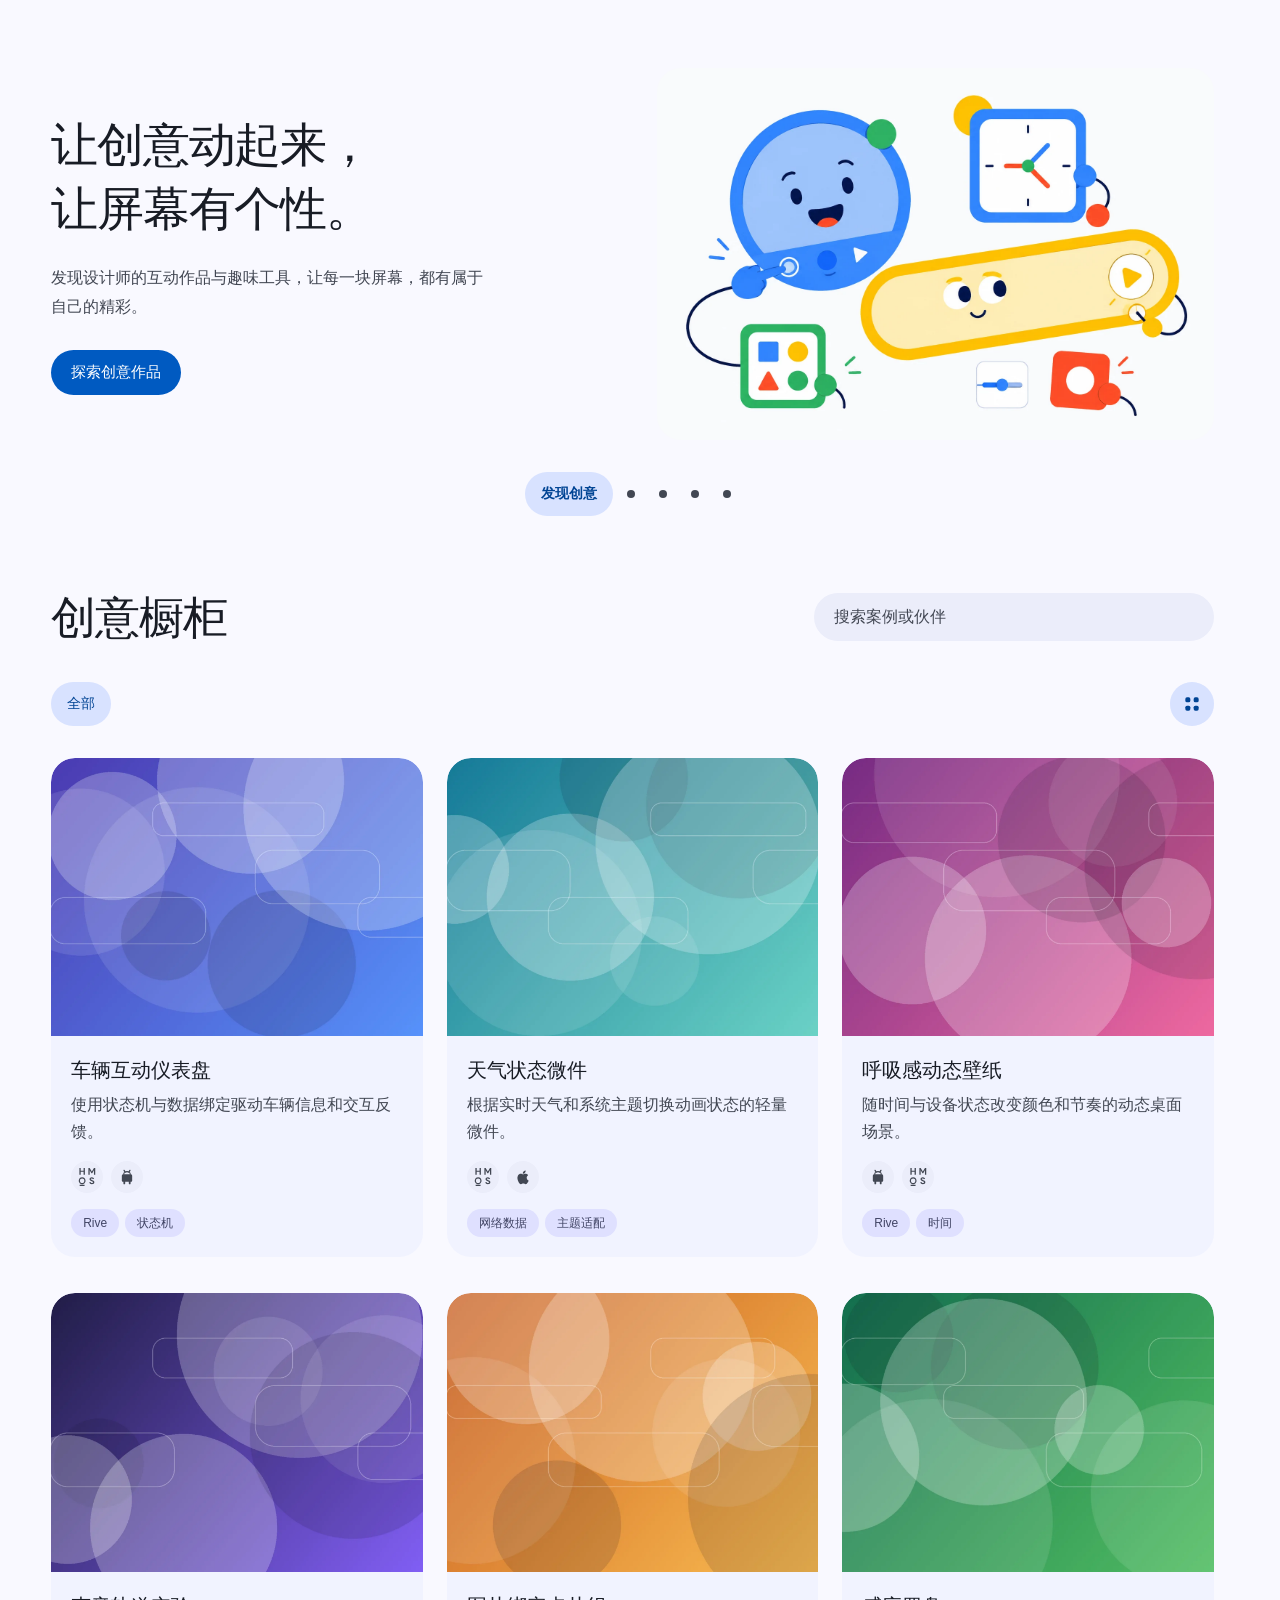
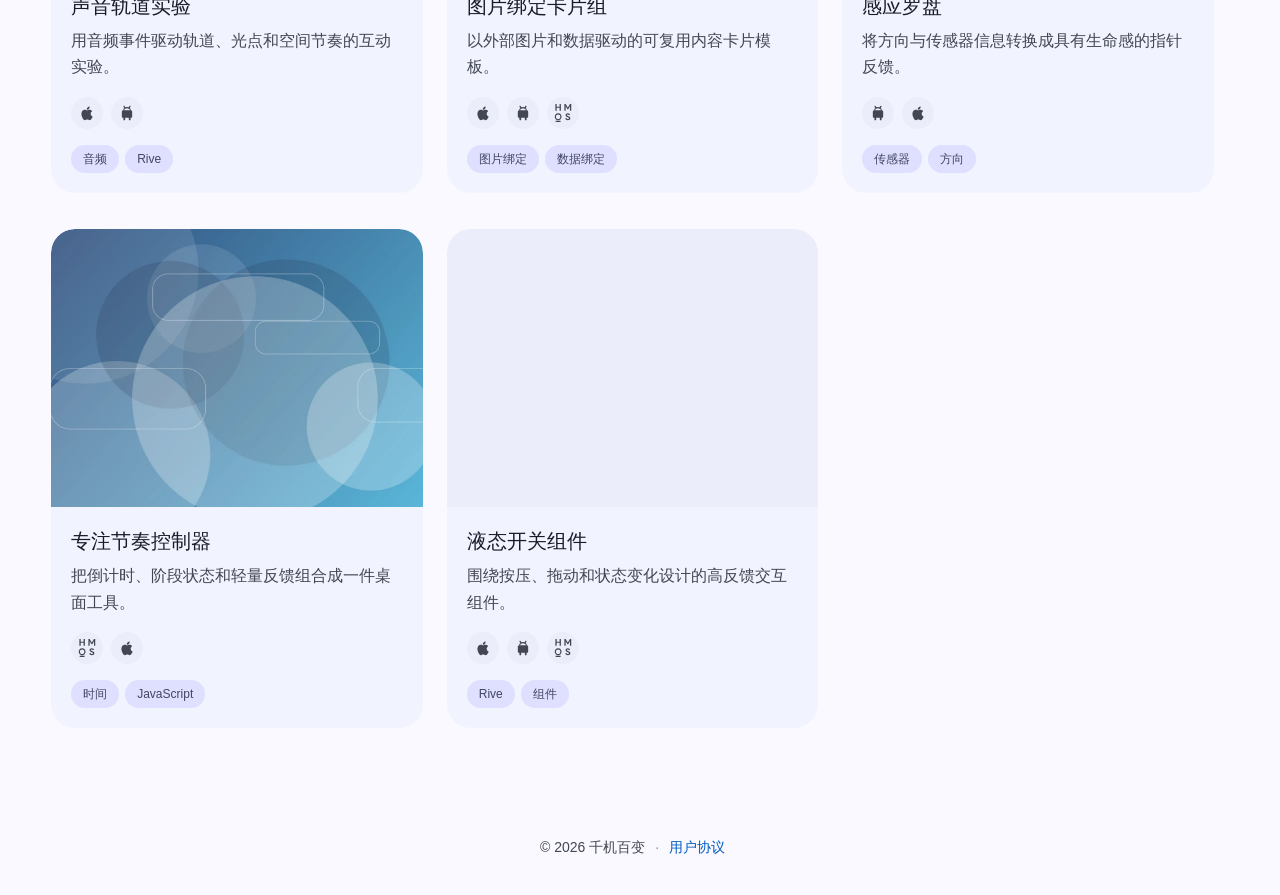
<file: index.html>
<!doctype html>
<html lang="zh-CN">
<head>
  <meta charset="utf-8">
  <meta name="viewport" content="width=device-width, initial-scale=1, viewport-fit=cover">
  <meta name="theme-color" content="#faf9fd">
  <meta name="description" content="发现互动设计、异形屏幕定制、创作入门与趣味工具，让创意动起来，让屏幕有个性。">
  <meta property="og:type" content="website">
  <meta property="og:title" content="千机百变 · 官方与伙伴们的创意橱柜">
  <meta property="og:description" content="发现互动作品，交流屏幕定制，学习创作，让设计走进日常。">
  <meta property="og:image" content="https://qu-bl.github.io/one-fuzhu/assets/og-v2.png">
  <meta property="og:url" content="https://qu-bl.github.io/one-fuzhu/">
  <meta name="twitter:card" content="summary_large_image">
  <meta name="twitter:title" content="千机百变 · 官方与伙伴们的创意橱柜">
  <meta name="twitter:description" content="发现互动作品，交流屏幕定制，学习创作，让设计走进日常。">
  <meta name="twitter:image" content="https://qu-bl.github.io/one-fuzhu/assets/og-v2.png">
  <link rel="icon" href="./assets/favicon.svg?v=57" type="image/svg+xml">
  <title>千机百变 · 官方与伙伴们的创意橱柜</title>
  <link rel="stylesheet" href="./styles.css?v=57">
  <script src="./theme.js?v=57"></script>
  <script src="./media.js?v=57" defer></script>
  <script src="./app.js?v=57" defer></script>
</head>
<body>
  <a class="skip-link" href="#showcase">跳到创意橱柜</a>

  <main class="app-page">
    <h1 class="sr-only">千机百变 · 让创意动起来，让屏幕有个性</h1>
    <section class="activity-section" aria-label="探索千机百变">
      <div class="activity-carousel" id="activity-carousel" aria-roledescription="轮播">
        <div class="activity-track" id="activity-track"></div>
        <div class="banner-navigation"><div class="activity-dots" id="activity-dots" aria-label="选择主题"></div></div>
        <p class="sr-only" id="activity-status" aria-live="polite"></p>
      </div>
    </section>

    <section class="showcase-section" id="showcase" aria-labelledby="showcase-title">
      <div class="showcase-header">
        <h2 id="showcase-title">创意橱柜</h2>
        <div class="search-wrap">
          <label class="sr-only" for="case-search">搜索创意案例</label>
          <input id="case-search" type="search" placeholder="搜索案例或伙伴" autocomplete="off">
        </div>
      </div>

      <div class="showcase-toolbar" aria-label="创意案例筛选">
        <div class="category-tabs" id="category-tabs" role="group" aria-label="案例分类"></div>
        <div class="platform-picker" id="platform-picker" data-expanded="false">
          <div class="platform-buttons" id="platform-buttons" role="group" aria-label="按运行平台筛选"></div>
        </div>
      </div>

      <div class="case-grid" id="case-grid" role="list"></div>
      <div class="empty-state" id="empty-state" hidden>
        <strong>没有找到匹配案例</strong>
        <p>换一个关键词或分类试试。</p>
      </div>
    </section>

  </main>

  <footer class="site-footer">
    <span>© 2026 千机百变</span>
    <span class="site-footer-sep" aria-hidden="true">·</span>
    <a href="./terms.html">用户协议</a>
  </footer>

  <template id="activity-template">
    <article class="activity-slide">
      <img class="activity-cover" alt="">

      <div class="activity-content">
        <h2></h2>
        <p></p>
        <button class="banner-action" type="button"><span></span></button>
      </div>
    </article>
  </template>

  <template id="case-template">
    <article class="case-card" role="listitem">
      <div class="case-card-trigger" role="button" tabindex="0">
        <span class="case-media"><img loading="lazy" decoding="async" alt=""></span>
        <div class="case-body">
          <div class="case-copy">
            <h3 class="case-title"></h3>
            <p class="case-summary"></p>
          </div>
          <div class="case-platforms" aria-label="支持系统"></div>
          <div class="case-tags" aria-label="关键词"></div>
          <section class="case-details" aria-label="作品详情" hidden>
            <h4 class="case-section-label">详情</h4>
            <p class="case-details-text"></p>
          </section>
          <div class="access-items card-access" aria-label="三方链接与联系方式"></div>
        </div>
      </div>
    </article>
  </template>

  <dialog class="access-dialog" id="access-dialog" aria-labelledby="access-title">
    <div class="access-sheet">
      <header class="access-header">
        <div>
          <h2 id="access-title"></h2>
        </div>
        <button class="dialog-close" type="button" aria-label="关闭">×</button>
      </header>
      <div class="access-media" id="access-media" aria-label="作品预览" hidden></div>
      <p class="access-summary" id="access-summary"></p>
      <div class="access-items" id="access-items" aria-label="平台链接与联系方式"></div>
    </div>
  </dialog>
  <p class="copy-toast" id="copy-toast" role="status" aria-live="polite"></p>
</body>
</html>
</file>
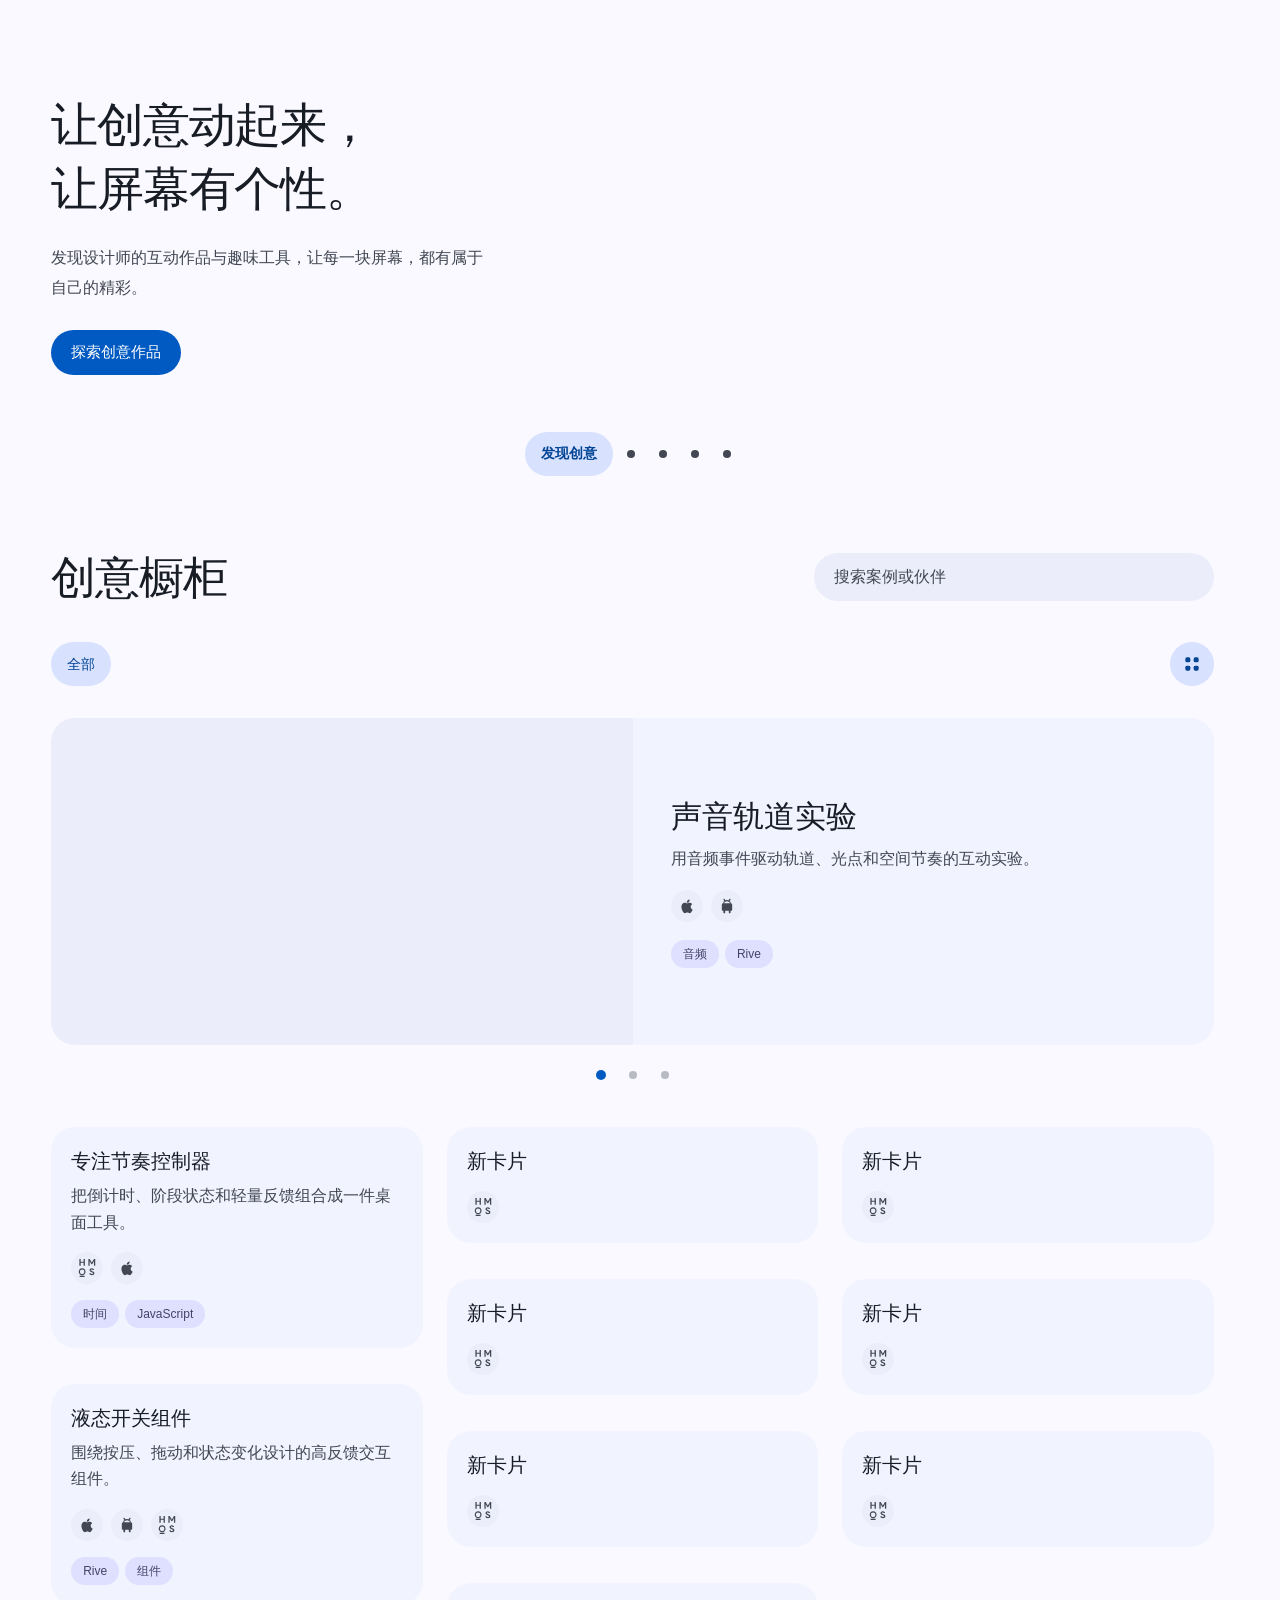
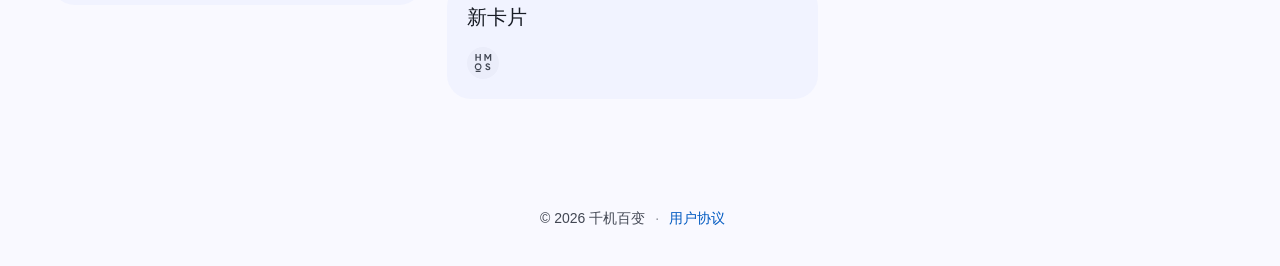
<file: site/index.html>
<!doctype html>
<html lang="zh-CN">
<head>
  <meta charset="utf-8">
  <meta name="viewport" content="width=device-width, initial-scale=1, viewport-fit=cover">
  <meta name="theme-color" content="#faf9fd">
  <meta name="description" content="发现互动设计、异形屏幕定制、创作入门与趣味工具，让创意动起来，让屏幕有个性。">
  <meta property="og:type" content="website">
  <meta property="og:title" content="千机百变 · 官方与伙伴们的创意橱柜">
  <meta property="og:description" content="发现互动作品，交流屏幕定制，学习创作，让设计走进日常。">
  <meta property="og:url" content="https://qu-bl.github.io/one-fuzhu/site/">
  <meta name="twitter:title" content="千机百变 · 官方与伙伴们的创意橱柜">
  <meta name="twitter:description" content="发现互动作品，交流屏幕定制，学习创作，让设计走进日常。">
  <link rel="icon" href="./assets/favicon.svg?v=57" type="image/svg+xml">
  <title>千机百变 · 官方与伙伴们的创意橱柜</title>
  <link rel="stylesheet" href="./styles.css?v=58">
  <script src="./theme.js?v=58"></script>
  <script src="./media.js?v=58" defer></script>
  <script src="./app.js?v=58" defer></script>
</head>
<body>
  <a class="skip-link" href="#showcase">跳到创意橱柜</a>

  <main class="app-page">
    <h1 class="sr-only">千机百变 · 让创意动起来，让屏幕有个性</h1>
    <section class="activity-section" aria-label="探索千机百变">
      <div class="activity-carousel" id="activity-carousel" aria-roledescription="轮播">
        <div class="activity-track" id="activity-track"></div>
        <div class="banner-navigation"><div class="activity-dots" id="activity-dots" aria-label="选择主题"></div></div>
        <p class="sr-only" id="activity-status" aria-live="polite"></p>
      </div>
    </section>

    <section class="showcase-section" id="showcase" aria-labelledby="showcase-title">
      <div class="showcase-header">
        <h2 id="showcase-title">创意橱柜</h2>
        <div class="search-wrap">
          <label class="sr-only" for="case-search">搜索创意案例</label>
          <input id="case-search" type="search" placeholder="搜索案例或伙伴" autocomplete="off">
        </div>
      </div>

      <div class="showcase-toolbar" aria-label="创意案例筛选">
        <div class="category-tabs" id="category-tabs" role="group" aria-label="案例分类"></div>
        <div class="platform-picker" id="platform-picker" data-expanded="false">
          <div class="platform-buttons" id="platform-buttons" role="group" aria-label="按运行平台筛选"></div>
        </div>
      </div>

      <div class="case-grid" id="case-grid" role="list"></div>
      <div class="empty-state" id="empty-state" hidden>
        <strong>没有找到匹配案例</strong>
        <p>换一个关键词或分类试试。</p>
      </div>
    </section>

  </main>

  <footer class="site-footer">
    <span>© 2026 千机百变</span>
    <span class="site-footer-sep" aria-hidden="true">·</span>
    <a href="./terms.html">用户协议</a>
  </footer>

  <template id="activity-template">
    <article class="activity-slide">
      <img class="activity-cover" alt="">

      <div class="activity-content">
        <h2></h2>
        <p></p>
        <button class="banner-action" type="button"><span></span></button>
      </div>
    </article>
  </template>

  <template id="case-template">
    <article class="case-card" role="listitem">
      <div class="case-card-trigger" role="button" tabindex="0">
        <span class="case-media"><img loading="lazy" decoding="async" alt=""></span>
        <div class="case-body">
          <div class="case-copy">
            <h3 class="case-title"></h3>
            <p class="case-summary"></p>
          </div>
          <div class="case-platforms" aria-label="支持系统"></div>
          <div class="case-tags" aria-label="关键词"></div>
          <section class="case-details" aria-label="作品详情" hidden>
            <h4 class="case-section-label">详情</h4>
            <p class="case-details-text"></p>
          </section>
          <div class="access-items card-access" aria-label="三方链接与联系方式"></div>
        </div>
      </div>
    </article>
  </template>

  <dialog class="access-dialog" id="access-dialog" aria-labelledby="access-title">
    <div class="access-sheet">
      <header class="access-header">
        <div>
          <h2 id="access-title"></h2>
        </div>
        <button class="dialog-close" type="button" aria-label="关闭">×</button>
      </header>
      <div class="access-media" id="access-media" aria-label="作品预览" hidden></div>
      <p class="access-summary" id="access-summary"></p>
      <div class="access-items" id="access-items" aria-label="平台链接与联系方式"></div>
    </div>
  </dialog>
  <p class="copy-toast" id="copy-toast" role="status" aria-live="polite"></p>
</body>
</html>
</file>
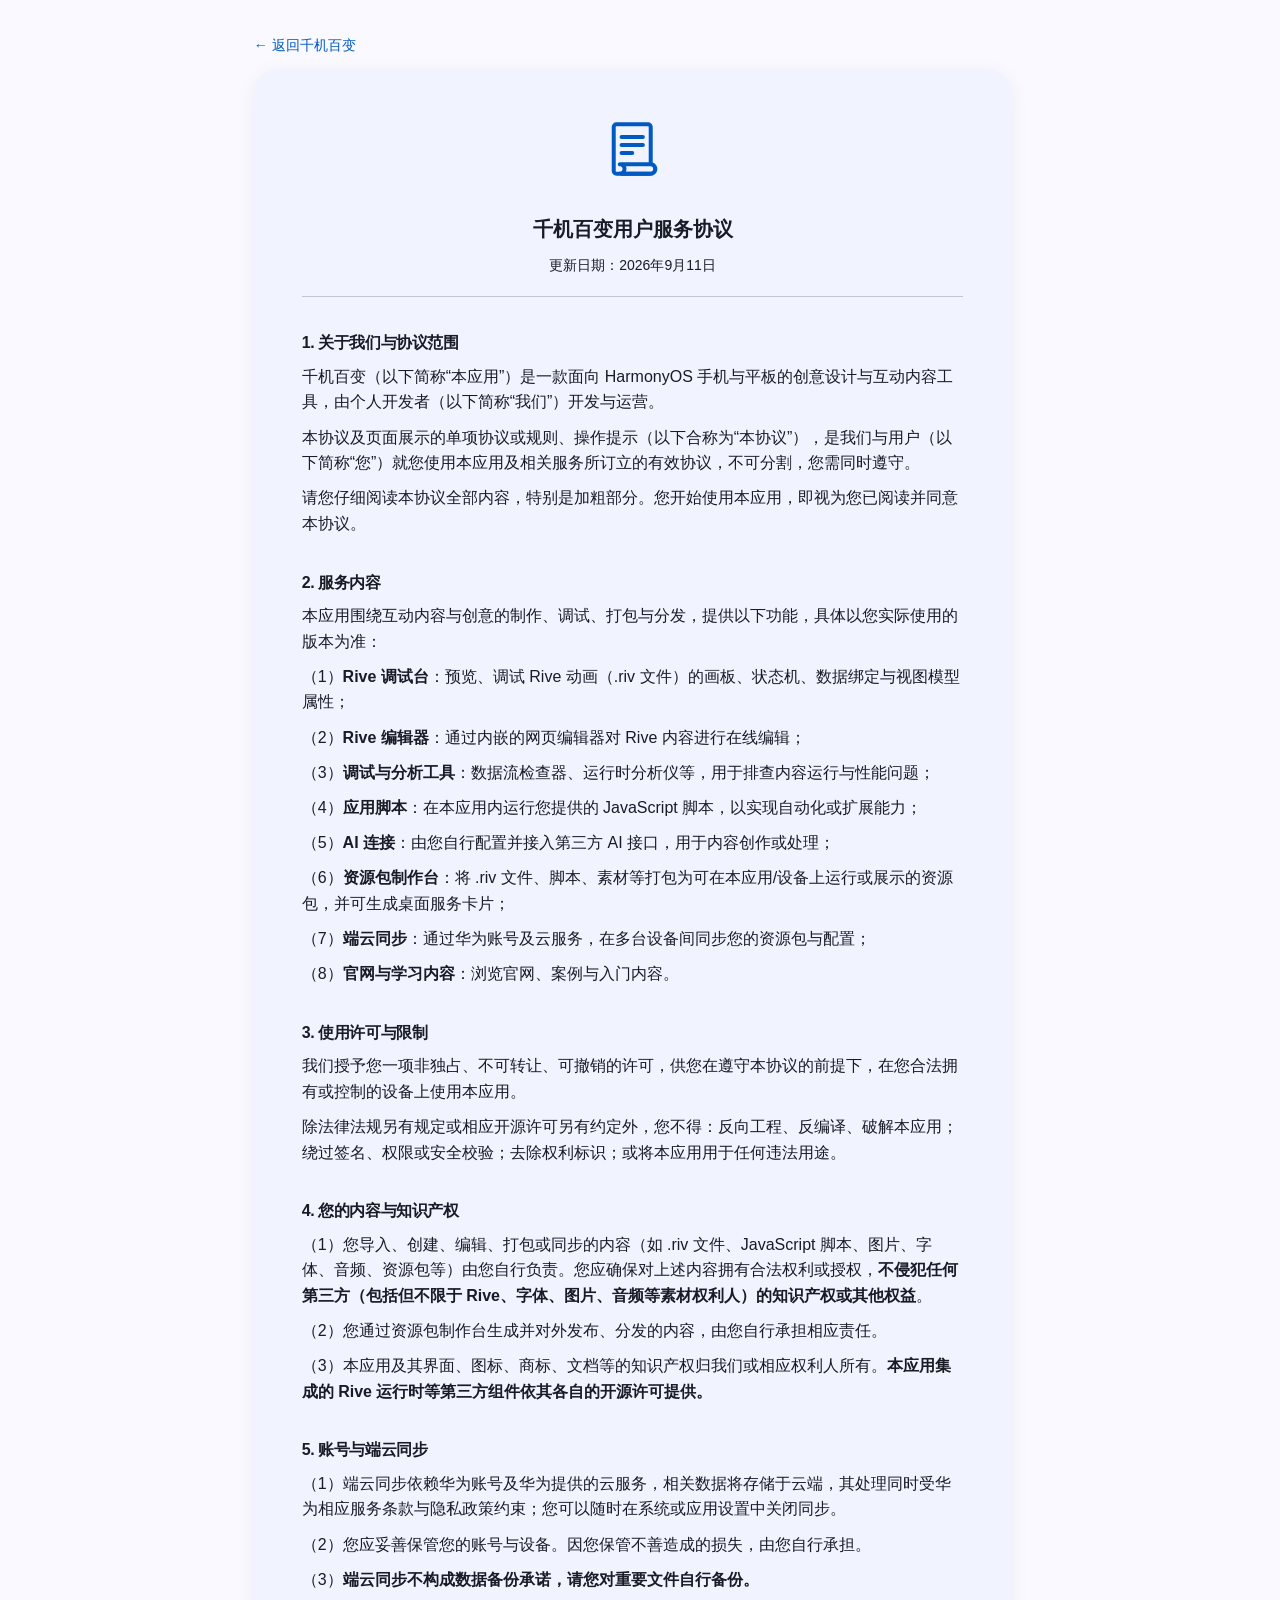
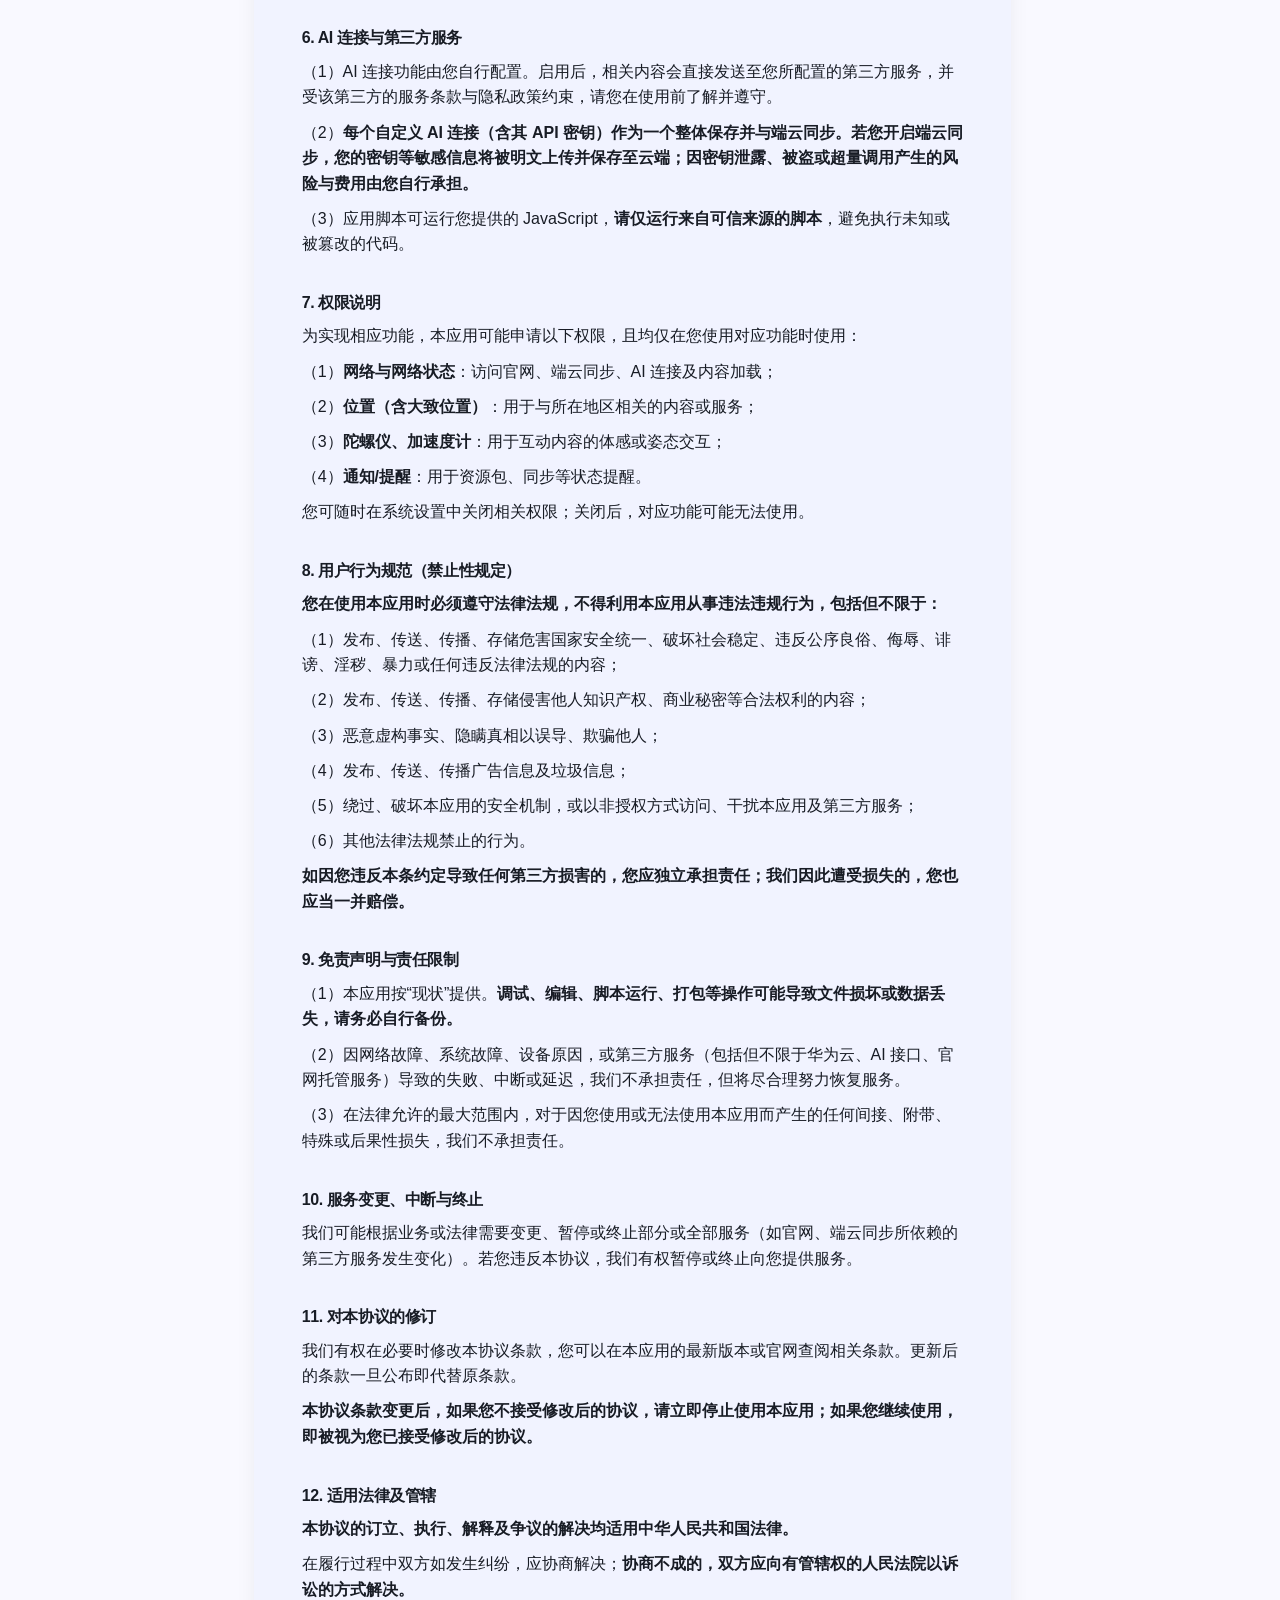
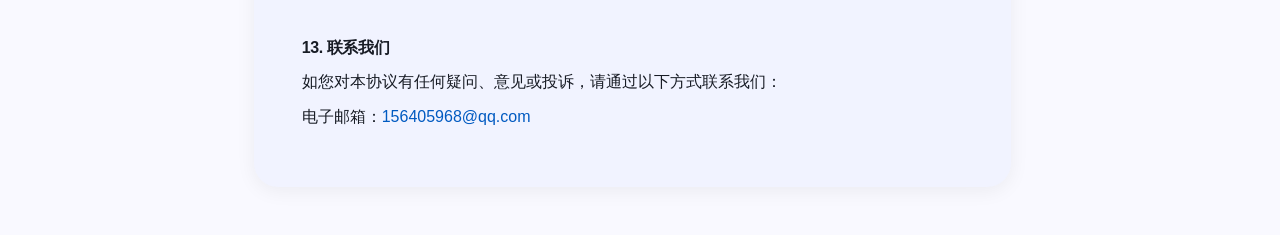
<file: terms.html>
<!DOCTYPE html>
<html lang="zh-CN">
  <head>
    <meta charset="UTF-8" />
    <meta name="viewport" content="initial-scale=1.0,width=device-width,viewport-fit=cover" />
    <meta name="theme-color" content="#faf9fd" />
    <title>千机百变用户服务协议</title>
    <link rel="icon" href="./assets/favicon.svg" type="image/svg+xml" />
    <link rel="stylesheet" href="./styles.css?v=57" />
    <script src="./theme.js?v=57"></script>
    <style type="text/css">
      .doc-page {
        max-width: 860px;
        margin: 0 auto;
        padding: calc(32px + max(env(safe-area-inset-top, 0px), var(--app-safe-area-top)))
          var(--page-pad)
          max(48px, env(safe-area-inset-bottom));
      }
      .doc-back {
        display: inline-block;
        margin-bottom: 12px;
        font-size: 14px;
        color: var(--accent);
        text-decoration: none;
      }
      .doc-card {
        background: var(--md-sys-color-surface-container-low);
        border-radius: 24px;
        padding: clamp(24px, 4vw, 48px);
        box-shadow: 0 4px 20px rgba(0, 0, 0, 0.06);
      }
      .doc-icon { text-align: center; font-size: 0; color: var(--accent); }
      .doc-icon svg { width: 4rem; height: 4rem; }
      .doc-card h1 {
        margin: 2rem 0 0.5rem;
        text-align: center;
        font-size: 20px;
        font-weight: 600;
        color: var(--text);
      }
      .doc-meta {
        margin: 0 0 1.5rem;
        padding-bottom: 20px;
        text-align: center;
        border-bottom: 1px solid var(--md-sys-color-outline-variant);
        color: var(--muted);
        font-size: 14px;
      }
      .doc-card h2 {
        margin: 0 0 0.6rem;
        font-size: 16px;
        font-weight: 600;
        color: var(--text);
        word-break: break-word;
      }
      .doc-card section { margin-top: 2.25rem; }
      .doc-card p {
        margin: 0 0 0.6rem;
        line-height: 1.6;
        color: var(--text);
        word-break: break-word;
      }
      .doc-card b { font-weight: 600; }
      .doc-card a { color: var(--accent); text-decoration: none; }
      .doc-card a:hover { text-decoration: underline; }
    </style>
  </head>
  <body>
    <main class="doc-page">
      <a class="doc-back" href="./index.html">← 返回千机百变</a>
      <article class="doc-card">
        <div class="doc-icon">
          <svg
            xmlns="http://www.w3.org/2000/svg"
            width="96"
            height="96"
            viewBox="0 0 96 96"
            fill="none"
          >
            <defs>
              <clipPath id="clip40_7009">
                <rect width="96" height="96" fill="white" fill-opacity="0" />
              </clipPath>
            </defs>
            <g clip-path="url(#clip40_7009)">
              <path
                d="M74.58 85L23.08 85C21.97 85 21.03 84.6 20.25 83.82C19.47 83.04 19.08 82.1 19.08 81L19.08 15C19.08 13.89 19.47 12.95 20.25 12.17C21.03 11.39 21.97 11 23.08 11L70.58 11C71.68 11 72.62 11.39 73.4 12.17C74.18 12.95 74.58 13.89 74.58 15L74.58 70.5"
                stroke="currentColor"
                stroke-width="6"
              />
              <path
                d="M74 74L74.25 74C75.35 74 76.29 74.39 77.07 75.17C77.85 75.95 78.25 76.89 78.25 78C78.25 79.1 77.85 80.04 77.07 80.82C76.29 81.6 75.35 82 74.25 82L37.41 82C38.56 79.33 38.56 76.66 37.41 74L74 74ZM74 68L28.43 68C27.62 67.98 26.9 68.24 26.29 68.78C25.68 69.32 25.33 70 25.26 70.81C25.2 71.68 25.47 72.42 26.07 73.05C26.66 73.68 27.39 74 28.26 74L28.68 74C29.85 74.06 30.77 74.56 31.47 75.5C32.46 76.83 32.59 78.24 31.85 79.73C31.11 81.22 29.91 81.98 28.25 82L27.16 82L27.16 84.84C27.17 85.72 27.5 86.47 28.13 87.08C28.76 87.7 29.52 88 30.41 88L74.25 88C74.33 88 74.41 88 74.5 88C75.82 88 77.1 87.74 78.32 87.23C79.55 86.73 80.63 86 81.57 85.07C82.5 84.13 83.23 83.05 83.73 81.82C84.24 80.6 84.5 79.32 84.5 78C84.5 76.67 84.24 75.39 83.73 74.17C83.23 72.94 82.5 71.86 81.57 70.92C80.63 69.99 79.55 69.26 78.32 68.76C77.1 68.25 75.82 68 74.5 68C74.41 67.99 74.33 67.99 74.25 68L74 68Z"
                fill="currentColor"
              />
              <path d="M30.83 30L62.83 30" stroke="currentColor" stroke-width="6" stroke-linecap="round" />
              <path d="M30.83 42.06L62.83 42.06" stroke="currentColor" stroke-width="6" stroke-linecap="round" />
              <path d="M30.83 54.12L46.83 54.12" stroke="currentColor" stroke-width="6" stroke-linecap="round" />
            </g>
          </svg>
        </div>
        <h1>千机百变用户服务协议</h1>
        <p class="doc-meta">更新日期：2026年9月11日</p>

        <section>
          <h2>1. 关于我们与协议范围</h2>
          <p>千机百变（以下简称“本应用”）是一款面向 HarmonyOS 手机与平板的创意设计与互动内容工具，由个人开发者（以下简称“我们”）开发与运营。</p>
          <p>本协议及页面展示的单项协议或规则、操作提示（以下合称为“本协议”），是我们与用户（以下简称“您”）就您使用本应用及相关服务所订立的有效协议，不可分割，您需同时遵守。</p>
          <p>请您仔细阅读本协议全部内容，特别是加粗部分。您开始使用本应用，即视为您已阅读并同意本协议。</p>
        </section>

        <section>
          <h2>2. 服务内容</h2>
          <p>本应用围绕互动内容与创意的制作、调试、打包与分发，提供以下功能，具体以您实际使用的版本为准：</p>
          <p>（1）<b>Rive 调试台</b>：预览、调试 Rive 动画（.riv 文件）的画板、状态机、数据绑定与视图模型属性；</p>
          <p>（2）<b>Rive 编辑器</b>：通过内嵌的网页编辑器对 Rive 内容进行在线编辑；</p>
          <p>（3）<b>调试与分析工具</b>：数据流检查器、运行时分析仪等，用于排查内容运行与性能问题；</p>
          <p>（4）<b>应用脚本</b>：在本应用内运行您提供的 JavaScript 脚本，以实现自动化或扩展能力；</p>
          <p>（5）<b>AI 连接</b>：由您自行配置并接入第三方 AI 接口，用于内容创作或处理；</p>
          <p>（6）<b>资源包制作台</b>：将 .riv 文件、脚本、素材等打包为可在本应用/设备上运行或展示的资源包，并可生成桌面服务卡片；</p>
          <p>（7）<b>端云同步</b>：通过华为账号及云服务，在多台设备间同步您的资源包与配置；</p>
          <p>（8）<b>官网与学习内容</b>：浏览官网、案例与入门内容。</p>
        </section>

        <section>
          <h2>3. 使用许可与限制</h2>
          <p>我们授予您一项非独占、不可转让、可撤销的许可，供您在遵守本协议的前提下，在您合法拥有或控制的设备上使用本应用。</p>
          <p>除法律法规另有规定或相应开源许可另有约定外，您不得：反向工程、反编译、破解本应用；绕过签名、权限或安全校验；去除权利标识；或将本应用用于任何违法用途。</p>
        </section>

        <section>
          <h2>4. 您的内容与知识产权</h2>
          <p>（1）您导入、创建、编辑、打包或同步的内容（如 .riv 文件、JavaScript 脚本、图片、字体、音频、资源包等）由您自行负责。您应确保对上述内容拥有合法权利或授权，<b>不侵犯任何第三方（包括但不限于 Rive、字体、图片、音频等素材权利人）的知识产权或其他权益</b>。</p>
          <p>（2）您通过资源包制作台生成并对外发布、分发的内容，由您自行承担相应责任。</p>
          <p>（3）本应用及其界面、图标、商标、文档等的知识产权归我们或相应权利人所有。<b>本应用集成的 Rive 运行时等第三方组件依其各自的开源许可提供。</b></p>
        </section>

        <section>
          <h2>5. 账号与端云同步</h2>
          <p>（1）端云同步依赖华为账号及华为提供的云服务，相关数据将存储于云端，其处理同时受华为相应服务条款与隐私政策约束；您可以随时在系统或应用设置中关闭同步。</p>
          <p>（2）您应妥善保管您的账号与设备。因您保管不善造成的损失，由您自行承担。</p>
          <p>（3）<b>端云同步不构成数据备份承诺，请您对重要文件自行备份。</b></p>
        </section>

        <section>
          <h2>6. AI 连接与第三方服务</h2>
          <p>（1）AI 连接功能由您自行配置。启用后，相关内容会直接发送至您所配置的第三方服务，并受该第三方的服务条款与隐私政策约束，请您在使用前了解并遵守。</p>
          <p>（2）<b>每个自定义 AI 连接（含其 API 密钥）作为一个整体保存并与端云同步。若您开启端云同步，您的密钥等敏感信息将被明文上传并保存至云端；因密钥泄露、被盗或超量调用产生的风险与费用由您自行承担。</b></p>
          <p>（3）应用脚本可运行您提供的 JavaScript，<b>请仅运行来自可信来源的脚本</b>，避免执行未知或被篡改的代码。</p>
        </section>

        <section>
          <h2>7. 权限说明</h2>
          <p>为实现相应功能，本应用可能申请以下权限，且均仅在您使用对应功能时使用：</p>
          <p>（1）<b>网络与网络状态</b>：访问官网、端云同步、AI 连接及内容加载；</p>
          <p>（2）<b>位置（含大致位置）</b>：用于与所在地区相关的内容或服务；</p>
          <p>（3）<b>陀螺仪、加速度计</b>：用于互动内容的体感或姿态交互；</p>
          <p>（4）<b>通知/提醒</b>：用于资源包、同步等状态提醒。</p>
          <p>您可随时在系统设置中关闭相关权限；关闭后，对应功能可能无法使用。</p>
        </section>

        <section>
          <h2>8. 用户行为规范（禁止性规定）</h2>
          <p><b>您在使用本应用时必须遵守法律法规，不得利用本应用从事违法违规行为，包括但不限于：</b></p>
          <p>（1）发布、传送、传播、存储危害国家安全统一、破坏社会稳定、违反公序良俗、侮辱、诽谤、淫秽、暴力或任何违反法律法规的内容；</p>
          <p>（2）发布、传送、传播、存储侵害他人知识产权、商业秘密等合法权利的内容；</p>
          <p>（3）恶意虚构事实、隐瞒真相以误导、欺骗他人；</p>
          <p>（4）发布、传送、传播广告信息及垃圾信息；</p>
          <p>（5）绕过、破坏本应用的安全机制，或以非授权方式访问、干扰本应用及第三方服务；</p>
          <p>（6）其他法律法规禁止的行为。</p>
          <p><b>如因您违反本条约定导致任何第三方损害的，您应独立承担责任；我们因此遭受损失的，您也应当一并赔偿。</b></p>
        </section>

        <section>
          <h2>9. 免责声明与责任限制</h2>
          <p>（1）本应用按“现状”提供。<b>调试、编辑、脚本运行、打包等操作可能导致文件损坏或数据丢失，请务必自行备份。</b></p>
          <p>（2）因网络故障、系统故障、设备原因，或第三方服务（包括但不限于华为云、AI 接口、官网托管服务）导致的失败、中断或延迟，我们不承担责任，但将尽合理努力恢复服务。</p>
          <p>（3）在法律允许的最大范围内，对于因您使用或无法使用本应用而产生的任何间接、附带、特殊或后果性损失，我们不承担责任。</p>
        </section>

        <section>
          <h2>10. 服务变更、中断与终止</h2>
          <p>我们可能根据业务或法律需要变更、暂停或终止部分或全部服务（如官网、端云同步所依赖的第三方服务发生变化）。若您违反本协议，我们有权暂停或终止向您提供服务。</p>
        </section>

        <section>
          <h2>11. 对本协议的修订</h2>
          <p>我们有权在必要时修改本协议条款，您可以在本应用的最新版本或官网查阅相关条款。更新后的条款一旦公布即代替原条款。</p>
          <p><b>本协议条款变更后，如果您不接受修改后的协议，请立即停止使用本应用；如果您继续使用，即被视为您已接受修改后的协议。</b></p>
        </section>

        <section>
          <h2>12. 适用法律及管辖</h2>
          <p><b>本协议的订立、执行、解释及争议的解决均适用中华人民共和国法律。</b></p>
          <p>在履行过程中双方如发生纠纷，应协商解决；<b>协商不成的，双方应向有管辖权的人民法院以诉讼的方式解决。</b></p>
        </section>

        <section>
          <h2>13. 联系我们</h2>
          <p>如您对本协议有任何疑问、意见或投诉，请通过以下方式联系我们：</p>
          <p>电子邮箱：<a href="mailto:156405968@qq.com">156405968@qq.com</a></p>
        </section>
      </article>
    </main>
  </body>
</html>
</file>
<file: styles.css>
:root {
  color-scheme: light;
  --md-sys-color-primary: #445e91;
  --md-sys-color-on-primary: #ffffff;
  --md-sys-color-primary-container: #d8e2ff;
  --md-sys-color-on-primary-container: #001a41;
  --md-sys-color-surface: #faf9fd;
  --md-sys-color-on-surface: #1b1b20;
  --md-sys-color-on-surface-variant: #44474f;
  --md-sys-color-surface-container-low: #f3f3fa;
  --md-sys-color-surface-container: #ededf4;
  --md-sys-color-surface-container-high: #e7e8ef;
  --md-sys-color-surface-container-highest: #e1e2e9;
  --md-sys-color-outline: #74777f;
  --md-sys-color-outline-variant: #c4c6d0;
  --md-sys-color-inverse-surface: #303034;
  --md-sys-color-inverse-on-surface: #f1f0f5;
  --page: var(--md-sys-color-surface);
  --surface: var(--md-sys-color-surface-container-low);
  --surface-soft: var(--md-sys-color-surface-container);
  --text: var(--md-sys-color-on-surface);
  --muted: var(--md-sys-color-on-surface-variant);
  --accent: var(--md-sys-color-primary);
  --page-pad: clamp(16px, 4vw, 56px);
  --app-safe-area-top: 0px;
  --ease-out: cubic-bezier(.2, 0, 0, 1);
}
* { box-sizing: border-box; }
[hidden] { display: none !important; }
html { scroll-behavior: smooth; background: var(--page); scrollbar-gutter: stable; }
body { margin: 0; min-width: 320px; background: var(--page); color: var(--text); font-family: "Google Sans", "Roboto", -apple-system, BlinkMacSystemFont, "PingFang SC", "HarmonyOS Sans SC", "Noto Sans SC", sans-serif; font-size: 16px; line-height: 1.65; -webkit-font-smoothing: antialiased; }
button, input, select { font: inherit; }
button, a, input, select { -webkit-tap-highlight-color: transparent; }
button, select { cursor: pointer; }
button, a, input, select, .activity-carousel, .case-card-trigger, .access-sheet, body { transition: background-color 240ms ease, color 240ms ease, border-color 240ms ease, box-shadow 200ms ease; }
button:focus-visible, a:focus-visible, input:focus-visible, select:focus-visible { outline: 3px solid var(--accent); outline-offset: 4px; }
h1,h2,h3,p { margin-top: 0; }
h2 { margin-bottom: 0; font-size: clamp(30px, 3.5vw, 46px); font-weight: 500; line-height: 1.3; letter-spacing: -.025em; }
a { color: var(--accent); }
.skip-link { position: fixed; z-index: 300; top: 12px; left: 12px; padding: 10px 20px; border-radius: 100px; background: var(--accent); color: var(--md-sys-color-on-primary); transform: translateY(-160%); }
.skip-link:focus { transform: none; }
.app-page { padding-top: calc(64px + max(env(safe-area-inset-top, 0px), var(--app-safe-area-top))); padding-bottom: max(24px, env(safe-area-inset-bottom)); }
.activity-section, .showcase-section { max-width: 1440px; margin: auto; padding-inline: var(--page-pad); }
.activity-carousel { overflow: hidden; color: var(--text); touch-action: pan-y; }
.activity-track { display: flex; transition: transform 500ms var(--ease-out); }
.activity-slide { position: relative; flex: 0 0 100%; min-width: 0; display: grid; grid-template-columns: 1fr 1fr; align-items: center; gap: 48px; padding: 4px 0 24px; min-height: 360px; }
.activity-cover { grid-column: 2; grid-row: 1; width: 100%; aspect-ratio: 3/2; object-fit: contain; border-radius: 24px; }
.activity-content { grid-column: 1; grid-row: 1; min-width: 0; }
.activity-content h2 { margin: 0 0 22px; font-size: clamp(28px, 3.7vw, 52px); font-weight: 550; line-height: 1.35; white-space: pre-line; }
.activity-content p { max-width: 440px; color: var(--muted); font-size: 16px; line-height: 1.85; margin-bottom: 28px; }
.banner-action { display: inline-flex; align-items: center; justify-content: center; min-height: 44px; padding: 10px 20px; border: 0; border-radius: 24px; background: var(--accent); color: var(--md-sys-color-on-primary); font-size: 15px; font-weight: 550; }
.banner-action:hover { opacity: .9; }
.banner-navigation { display: flex; justify-content: space-between; align-items: center; gap: 16px; padding: 8px 0 0; }
.activity-dots { display: flex; flex-wrap: wrap; gap: 8px; }
.activity-dot { min-height: 44px; padding: 10px 18px; border: 0; border-radius: 24px; background: var(--surface); color: var(--muted); font-size: 14px; }
.activity-dot:hover { background: var(--surface-soft); color: var(--accent); }
.activity-dot[aria-current="true"] { background: var(--md-sys-color-primary-container); color: var(--md-sys-color-on-primary-container); font-weight: 600; }
.showcase-section { padding-top: 72px; padding-bottom: 64px; }
.showcase-header { display: grid; grid-template-columns: 1fr minmax(240px, 400px); gap: 12px 32px; align-items: center; margin-bottom: 32px; }
.showcase-header h2 { grid-column: 1; }
.search-wrap { grid-column: 2; grid-row: 1; }
.search-wrap input { width: 100%; height: 48px; padding: 0 20px; border: 0; border-radius: 24px; color: var(--text); background: var(--surface-soft); font-size: 16px; }
.search-wrap input::placeholder { color: var(--muted); opacity: 1; }
.search-wrap input:focus { background: var(--md-sys-color-surface-container-highest); }
.showcase-toolbar { display: flex; flex-wrap: nowrap; gap: 12px; justify-content: space-between; align-items: center; margin-bottom: 28px; }
.category-tabs { display: flex; flex-wrap: nowrap; flex: 1 1 0%; gap: 8px; min-width: 0; overflow-x: auto; overscroll-behavior-x: contain; scrollbar-width: none; padding: 4px; }
.category-tabs::-webkit-scrollbar { display: none; }
.category-tabs .category-button { flex: 0 0 auto; white-space: nowrap; }
.category-tabs .category-button:focus-visible { outline-offset: -3px; }
.category-button { min-height: 44px; padding: 8px 16px; border: 0; border-radius: 24px; background: var(--surface); color: var(--muted); font-size: 14px; font-weight: 500; }
.category-button:hover { background: var(--surface-soft); color: var(--accent); }
.category-button[aria-pressed="true"] { background: var(--md-sys-color-primary-container); color: var(--md-sys-color-on-primary-container); }
.platform-picker { display: flex; align-items: center; flex: 0 1 auto; min-width: 0; max-width: 65%; border-radius: 24px; background: var(--surface); }
.platform-buttons { display: flex; align-items: center; min-width: 0; overflow-x: auto; overflow-y: hidden; scrollbar-width: none; }
.platform-picker .platform-button { display: flex; align-items: center; justify-content: center; flex: 0 0 44px; width: 44px; min-width: 0; height: 44px; min-height: 44px; padding: 12px; margin: 0; border-radius: 24px; overflow: hidden; transition: flex-basis 280ms var(--ease-out), padding 280ms var(--ease-out), opacity 180ms ease, background-color 220ms ease; }
.platform-picker[data-expanded="false"] .platform-button[aria-pressed="false"] { flex-basis: 0; width: 0; padding-inline: 0; opacity: 0; pointer-events: none; }
.platform-picker .platform-button:hover { background: var(--surface-soft); }
.platform-picker .platform-button .platform-icon { flex-shrink: 0; }
.platform-picker .platform-button:hover { background: var(--surface-soft); }
.platform-picker .platform-button[aria-pressed="true"] { background: var(--md-sys-color-primary-container); }
.platform-button { --icon-cutout: var(--surface-soft); display: grid; place-items: center; width: 44px; height: 44px; padding: 12px; border: 0; border-radius: 50%; color: var(--muted); background: transparent; }
.platform-button[aria-pressed="true"] { --icon-cutout: var(--md-sys-color-primary-container); background: var(--md-sys-color-primary-container); color: var(--md-sys-color-on-primary-container); }
.platform-icon { display: inline-grid; width: 20px; height: 20px; place-items: center; }
.platform-icon svg { width: 100%; height: 100%; fill: currentColor; }
.harmony-logo { width: 100%; height: 100%; background: currentColor; -webkit-mask: url('./assets/platforms/harmonyos.svg') center/contain no-repeat; mask: url('./assets/platforms/harmonyos.svg') center/contain no-repeat; }
.case-grid { display: grid; grid-template-columns: repeat(3,minmax(0,1fr)); gap: 36px 24px; }
.case-card { min-width: 0; }
.case-card-trigger { display: flex; flex-direction: column; width: 100%; height: 100%; padding: 0; border: 0; background: var(--surface); color: var(--text); text-align: left; border-radius: 24px; overflow: hidden; position: relative; cursor: pointer; }
.case-card-trigger:hover { color: var(--accent); }
.case-media { width: 100%; aspect-ratio: 4/3; overflow: hidden; border-radius: 24px 24px 0 0; background: var(--surface-soft); display: block; position: relative; }
.case-media img { display: block; width: 100%; height: 100%; object-fit: cover; }
.case-body { display: flex; flex: 1; flex-direction: column; align-items: stretch; padding: 20px; width: 100%; gap: 16px; }
.case-copy .case-title { margin: 0; font-size: 20px; font-weight: 500; line-height: 1.4; overflow-wrap: anywhere; }
.partner-name { display: block; color: var(--muted); font-size: 14px; }
.case-platforms { display: flex; flex-shrink: 0; flex-wrap: wrap; gap: 6px; margin-top: 4px; }
.platform-icon--case { --icon-cutout: var(--page); width: 18px; height: 18px; color: var(--muted); }
.dialog-open { overflow: hidden; }
.access-dialog { width: min(720px, calc(100vw - 32px)); max-width: none; max-height: calc(100dvh - 32px); padding: 0; border: 0; border-radius: 28px; overflow: auto; color: var(--text); background: var(--md-sys-color-surface-container-high); }
.access-dialog::backdrop { background: #0009; }
.access-sheet { padding: 32px; display: flex; flex-direction: column; position: relative; }
.access-header { display: flex; align-items: flex-start; justify-content: space-between; gap: 16px; order: 1; margin-top: 20px; }
.access-header h2 { font-size: 28px; line-height: 1.4; }
.dialog-close { width: 44px; height: 44px; flex-shrink: 0; border: 0; border-radius: 50%; background: var(--surface-soft); color: var(--text); font-size: 26px; }
.access-summary { margin: 20px 0 24px; color: var(--muted); font-size: 16px; white-space: pre-wrap; overflow-wrap: anywhere; order: 2; }
.access-items { display: grid; grid-template-columns: repeat(auto-fill, minmax(min(100%, 112px), 1fr)); gap: 12px; order: 3; }
.access-option { display: flex; flex-direction: column; align-items: center; justify-content: center; gap: 10px; min-width: 0; min-height: 120px; padding: 16px 12px; border: 0; border-radius: 24px; text-align: center; background: var(--surface-soft); color: var(--text); text-decoration: none; }
.access-option:not(:disabled):hover { background: var(--md-sys-color-secondary-container); color: var(--md-sys-color-on-secondary-container); }
.access-option:disabled { opacity: .6; cursor: default; }
.access-option-icon { display: grid; place-items: center; width: 48px; height: 48px; border-radius: 50%; background: var(--accent); }
.access-option-icon img { width: 26px; height: 26px; object-fit: contain; }
.access-option strong { font-size: 16px; font-weight: 500; overflow-wrap: anywhere; }
.access-option small { font-size: 14px; color: var(--muted); overflow-wrap: anywhere; }
.access-option[data-copied="true"] { background: var(--md-sys-color-primary-container); color: var(--md-sys-color-on-primary-container); }
.access-option[data-copied="true"] small { color: inherit; }
.access-option[data-platform="kdocs"] .access-option-icon { background: #fff; }
.access-unavailable { grid-column: 1 / -1; }
.access-unavailable { color: var(--muted); font-size: 14px; margin: 24px 0 0; }
.copy-toast { position: fixed; z-index: 220; left: 50%; bottom: max(24px, env(safe-area-inset-bottom)); max-width: calc(100vw - 32px); margin: 0; padding: 14px 24px; border-radius: 24px; background: var(--md-sys-color-inverse-surface); color: var(--md-sys-color-inverse-on-surface); font-size: 14px; opacity: 0; pointer-events: none; transform: translate(-50%, 12px); transition: opacity .2s, transform .2s; }
.copy-toast[data-visible="true"] { opacity: 1; transform: translate(-50%, 0); }
.empty-state { margin-top: 24px; padding: 56px 24px; text-align: center; color: var(--muted); }
.empty-state strong { color: var(--text); font-size: 20px; font-weight: 500; }
.empty-state p { margin: 12px 0 0; }
.sr-only { position: absolute !important; width: 1px !important; height: 1px !important; padding: 0 !important; margin: -1px !important; overflow: hidden !important; clip: rect(0,0,0,0) !important; white-space: nowrap !important; border: 0 !important; }
@media(max-width: 1050px) {
  .activity-slide { padding: 4px 0 24px; gap: 24px; }
  .case-grid { grid-template-columns: repeat(2,minmax(0,1fr)); }
}
@media(max-width: 719px) {
  .activity-slide { grid-template-columns: 1fr; grid-template-rows: auto auto; align-content: start; padding: 4px 0 16px; min-height: 0; }
  .activity-content h2 { font-size: clamp(28px,7.7vw,44px); margin-bottom: 16px; }
  .activity-content p { margin-bottom: 20px; }
  .activity-cover { grid-column: 1; grid-row: 2; max-width: 420px; justify-self: center; border-radius: 24px; }
  .banner-navigation { padding: 8px 0; flex-wrap: wrap; gap: 8px; }
  .activity-dots { gap: 8px; }
  .activity-dot { padding: 9px 14px; }
  .showcase-section { padding-top: 48px; }
  .showcase-header { grid-template-columns: 1fr; gap: 12px; }
  .search-wrap { grid-column: 1; grid-row: auto; margin-top: 12px; }
  .showcase-toolbar { gap: 8px; }
  .case-grid { gap: 16px; }
  .case-body { padding: 18px; }
  .access-sheet { padding: 24px; }
}
@media(max-width: 480px) { .case-grid { grid-template-columns: 1fr; } }
@media(prefers-reduced-motion: reduce) { *, *::before, *::after { scroll-behavior: auto !important; transition: none !important; animation: none !important; } }

/* Platform identities retain their own colors, independent of page theme. */
.access-option[data-platform="bilibili"] .access-option-icon { background: #00aeec; }
.access-option[data-platform="xiaohongshu"] .access-option-icon { background: #e93b3b; }
.access-option[data-platform="douyin"] .access-option-icon { background: #161823; }
.access-option[data-platform="qq"] .access-option-icon { background: #3478f6; }
.access-option[data-platform="github"] .access-option-icon { background: #181717; }

/* Expanded detail: media, full introduction, then platform actions. */
.access-media { position: relative; width: 100%; margin: 40px auto 0; overflow: hidden; border-radius: 24px; background: var(--surface-soft); order: 0; }
.access-media--portrait { max-width: 320px; }
.access-media img, .access-media iframe { display: block; width: 100%; height: 100%; object-fit: contain; border: 0; }
.video-load { position: absolute; inset: auto auto 20px 50%; transform: translateX(-50%); padding: 12px 24px; min-height: 48px; white-space: nowrap; border: 0; border-radius: 24px; background: var(--accent); color: var(--md-sys-color-on-primary); }
.access-option[data-platform="youtube"] .access-option-icon { background: #ff0033; }

/* Hide detail scrollbars while retaining wheel, touch and keyboard scrolling. */
.access-dialog, .access-sheet { scrollbar-width: none; -ms-overflow-style: none; }
.access-dialog::-webkit-scrollbar, .access-sheet::-webkit-scrollbar { display: none; width: 0; height: 0; }


/* Motion follows the existing content hierarchy without adding decoration. */
@media (prefers-reduced-motion: no-preference) {
  .activity-slide[aria-hidden="false"] .activity-content h2 { animation: banner-enter 620ms var(--ease-out) both; }
  .activity-slide[aria-hidden="false"] .activity-content p { animation: banner-enter 620ms 90ms var(--ease-out) both; }
  .activity-slide[aria-hidden="false"] .banner-action { animation: banner-enter 620ms 160ms var(--ease-out) both; }
  .activity-slide[aria-hidden="false"] .activity-cover { animation: illustration-float 5s ease-in-out infinite; }
  .activity-slide[aria-hidden="true"] .activity-cover { animation: none; }
  .case-card[data-visible="true"] { animation: card-enter 580ms var(--ease-out) both; animation-delay: calc(var(--card-index, 0) * 45ms); }
  .case-card-trigger { transition: transform 260ms var(--ease-out), color 220ms ease; }
  .case-media img { transition: transform 450ms var(--ease-out); }
  .banner-action, .category-button, .activity-dot, .platform-button, .access-option, .dialog-close, .video-load { transition: transform 180ms var(--ease-out), background-color 220ms ease, color 220ms ease; }
  .banner-action:active, .category-button:active, .activity-dot:active, .platform-button:active, .access-option:active, .dialog-close:active { transform: scale(.95); }
  .access-dialog[open] { transform-origin: center; }

  .access-dialog[open]::backdrop { animation: backdrop-enter 360ms ease both; }
  .access-option[data-copied="true"] .access-option-icon { animation: copy-confirm 400ms ease; }
  @media (hover: hover) and (pointer: fine) {
    .case-card-trigger:hover { transform: translateY(-4px); }
    .case-card-trigger:hover .case-media img { transform: scale(1.035); }
    .banner-action:hover, .access-option:hover { transform: translateY(-2px); }
    .banner-action:active, .access-option:active { transform: scale(.95); }
  }
}
@keyframes banner-enter { from { opacity: 0; translate: 0 16px; } to { opacity: 1; translate: 0 0; } }
@keyframes illustration-float { 0%, 100% { transform: translateY(0); } 50% { transform: translateY(-8px); } }
@keyframes card-enter { from { opacity: 0; translate: 0 20px; } to { opacity: 1; translate: 0 0; } }
@keyframes backdrop-enter { from { opacity: 0; } to { opacity: 1; } }
@keyframes copy-confirm { 0%, 100% { transform: scale(1); } 45% { transform: scale(1.14); } }

.case-media iframe { display: block; width: 100%; height: 100%; border: 0; }
.case-title { display: block; }
@media (prefers-reduced-motion: no-preference) {
  .case-card-trigger:has(iframe):hover { transform: none; }
}

/* The compact and expanded views share the card, cover, title and description. */

.case-copy { min-width: 0; width: 100%; }
.case-summary { display: -webkit-box; -webkit-box-orient: vertical; -webkit-line-clamp: 2; overflow: hidden; color: var(--muted); font-size: 16px; line-height: 1.65; margin: 8px 0 0; white-space: pre-wrap; }
.access-header .dialog-close { position: absolute; right: 16px; top: 12px; }
/* The original card expands in place; no second card or transition snapshots. */
.card-backdrop { position: fixed; inset: 0; z-index: 190; background: rgb(0 0 0 / .32); }
.case-card-trigger .card-access { display: none; }
.case-card.has-expanded-card { animation: none; transform: none; }
.case-card-trigger.is-expanded { position: fixed; z-index: 200; margin: 0; border: 0; padding: 0; max-width: none; max-height: none; overflow-y: auto; overflow-x: hidden; scrollbar-width: none; background: var(--surface); color: var(--text); transform: none; transition: none; cursor: default; display: block; }
.case-card-trigger.is-expanded::-webkit-scrollbar { display: none; }
.case-card-trigger.is-expanded::backdrop { background: transparent; }
.case-card-trigger.is-expanded .case-media { width: 100%; flex-shrink: 0; }
.case-card-trigger.is-expanded .case-media img { transform: none; }
.case-card-trigger.is-expanded .case-summary { display: block; -webkit-line-clamp: unset; overflow: visible; }
.case-card-trigger.is-expanded .card-access { display: grid; width: 100%; margin: 0; order: 4; }
.case-card-trigger:focus-visible { outline: 3px solid var(--accent); outline-offset: 4px; }

/* Keep the page width stable during scroll locking and never replay entry on collapse. */
.case-card.card-entered { animation: none; translate: none; }

/* Keep the platform picker steady alongside the scrollable categories. */
.platform-picker .platform-buttons::-webkit-scrollbar { display: none; }
.platform-picker .platform-button:focus-visible { outline: 2px solid var(--accent); outline-offset: -2px; }

/* Banner navigation keeps only the active label expanded. */
.banner-navigation { justify-content: center; }
.activity-dots { justify-content: center; align-items: center; flex-wrap: nowrap; gap: 4px; }
.activity-dot { display: grid; place-items: center; position: relative; min-width: 28px; min-height: 44px; padding: 0; background: transparent; }
.activity-dot::before { content: ""; position: absolute; width: 8px; height: 8px; border-radius: 50%; background: var(--muted); }
.activity-dot span { max-width: 0; padding-inline: 0; opacity: 0; overflow: hidden; white-space: nowrap; transition: max-width 280ms var(--ease-out), padding 280ms var(--ease-out), opacity 180ms ease; }
.activity-dot[aria-current="true"] span { max-width: 160px; padding-inline: 16px; opacity: 1; }
.activity-dot[aria-current="true"]::before { display: none; }
.activity-dot:not([aria-current="true"]):hover { background: transparent; }
/* Both filters expand within the same row. */
.category-tabs { flex: 0 1 auto; gap: 0; padding: 4px 0; }
.category-tabs .category-button { min-width: 0; max-width: 180px; overflow: hidden; transition: max-width 280ms var(--ease-out), padding 280ms var(--ease-out), opacity 180ms ease, background-color 220ms ease; }
.category-tabs[data-expanded="false"] .category-button[aria-pressed="false"] { max-width: 0; padding-inline: 0; opacity: 0; pointer-events: none; }
.platform-picker { flex-shrink: 0; }

/* One content hierarchy for compact and expanded cards. */
.case-copy { order: 0; }
.case-details { display: none; order: 3; min-width: 0; padding: 18px; border-radius: 20px; background: var(--surface-soft); }
.case-card-trigger.is-expanded .case-details { display: block; }
.case-section-label { margin: 0 0 8px; font-size: 14px; font-weight: 500; color: var(--muted); }
.case-details-text { margin: 0; white-space: pre-wrap; overflow-wrap: anywhere; font-size: 16px; color: var(--text); }
.case-platforms { order: 1; margin: 0; gap: 8px; }
.case-platforms .platform-icon { width: 32px; height: 32px; padding: 7px; border-radius: 50%; background: var(--surface-soft); }
.case-tags { order: 2; display: flex; flex-wrap: wrap; gap: 6px; min-width: 0; }
.case-tag { max-width: 100%; padding: 5px 12px; border-radius: 999px; background: var(--md-sys-color-secondary-container); color: var(--md-sys-color-on-secondary-container); font-size: 12px; line-height: 1.5; overflow-wrap: anywhere; }
.case-card-trigger:not(.is-expanded) .case-tag:nth-child(n+3) { display: none; }

/* Site footer (user agreement entry). */
.site-footer { display: flex; flex-wrap: wrap; align-items: center; justify-content: center; gap: 6px 10px; max-width: 1440px; margin: 0 auto; padding: 20px var(--page-pad) max(36px, env(safe-area-inset-bottom)); color: var(--muted); font-size: 14px; }
.site-footer-sep { opacity: .6; }
.site-footer a { color: var(--accent); text-decoration: none; }
.site-footer a:hover { text-decoration: underline; }
</file>
<file: site/styles.css>
:root {
  color-scheme: light;
  --md-sys-color-primary: #445e91;
  --md-sys-color-on-primary: #ffffff;
  --md-sys-color-primary-container: #d8e2ff;
  --md-sys-color-on-primary-container: #001a41;
  --md-sys-color-surface: #faf9fd;
  --md-sys-color-on-surface: #1b1b20;
  --md-sys-color-on-surface-variant: #44474f;
  --md-sys-color-surface-container-low: #f3f3fa;
  --md-sys-color-surface-container: #ededf4;
  --md-sys-color-surface-container-high: #e7e8ef;
  --md-sys-color-surface-container-highest: #e1e2e9;
  --md-sys-color-outline: #74777f;
  --md-sys-color-outline-variant: #c4c6d0;
  --md-sys-color-inverse-surface: #303034;
  --md-sys-color-inverse-on-surface: #f1f0f5;
  --page: var(--md-sys-color-surface);
  --surface: var(--md-sys-color-surface-container-low);
  --surface-soft: var(--md-sys-color-surface-container);
  --text: var(--md-sys-color-on-surface);
  --muted: var(--md-sys-color-on-surface-variant);
  --accent: var(--md-sys-color-primary);
  --page-pad: clamp(16px, 4vw, 56px);
  --app-safe-area-top: 0px;
  --ease-out: cubic-bezier(.2, 0, 0, 1);
}
* { box-sizing: border-box; }
[hidden] { display: none !important; }
html { scroll-behavior: smooth; background: var(--page); scrollbar-gutter: stable; }
body { margin: 0; min-width: 320px; background: var(--page); color: var(--text); font-family: "Google Sans", "Roboto", -apple-system, BlinkMacSystemFont, "PingFang SC", "HarmonyOS Sans SC", "Noto Sans SC", sans-serif; font-size: 16px; line-height: 1.65; -webkit-font-smoothing: antialiased; }
button, input, select { font: inherit; }
button, a, input, select { -webkit-tap-highlight-color: transparent; }
button, select { cursor: pointer; }
button, a, input, select, .activity-carousel, .case-card-trigger, .access-sheet, body { transition: background-color 240ms ease, color 240ms ease, border-color 240ms ease, box-shadow 200ms ease; }
button:focus-visible, a:focus-visible, input:focus-visible, select:focus-visible { outline: 3px solid var(--accent); outline-offset: 4px; }
h1,h2,h3,p { margin-top: 0; }
h2 { margin-bottom: 0; font-size: clamp(30px, 3.5vw, 46px); font-weight: 500; line-height: 1.3; letter-spacing: -.025em; }
a { color: var(--accent); }
.skip-link { position: fixed; z-index: 300; top: 12px; left: 12px; padding: 10px 20px; border-radius: 100px; background: var(--accent); color: var(--md-sys-color-on-primary); transform: translateY(-160%); }
.skip-link:focus { transform: none; }
.app-page { padding-top: calc(64px + max(env(safe-area-inset-top, 0px), var(--app-safe-area-top))); padding-bottom: max(24px, env(safe-area-inset-bottom)); }
.activity-section, .showcase-section { max-width: 1440px; margin: auto; padding-inline: var(--page-pad); }
.activity-carousel { overflow: hidden; color: var(--text); touch-action: pan-y; }
.activity-track { display: flex; transition: transform 500ms var(--ease-out); }
.activity-slide { position: relative; flex: 0 0 100%; min-width: 0; display: grid; grid-template-columns: 1fr 1fr; align-items: center; gap: 48px; padding: 4px 0 24px; min-height: 360px; }
.activity-cover { grid-column: 2; grid-row: 1; width: 100%; aspect-ratio: 3/2; object-fit: contain; border-radius: 24px; }
.activity-content { grid-column: 1; grid-row: 1; min-width: 0; }
.activity-content h2 { margin: 0 0 22px; font-size: clamp(28px, 3.7vw, 52px); font-weight: 550; line-height: 1.35; white-space: pre-line; }
.activity-content p { max-width: 440px; color: var(--muted); font-size: 16px; line-height: 1.85; margin-bottom: 28px; }
.banner-action { display: inline-flex; align-items: center; justify-content: center; min-height: 44px; padding: 10px 20px; border: 0; border-radius: 24px; background: var(--accent); color: var(--md-sys-color-on-primary); font-size: 15px; font-weight: 550; }
.banner-action:hover { opacity: .9; }
.banner-navigation { display: flex; justify-content: space-between; align-items: center; gap: 16px; padding: 8px 0 0; }
.activity-dots { display: flex; flex-wrap: wrap; gap: 8px; }
.activity-dot { min-height: 44px; padding: 10px 18px; border: 0; border-radius: 24px; background: var(--surface); color: var(--muted); font-size: 14px; }
.activity-dot:hover { background: var(--surface-soft); color: var(--accent); }
.activity-dot[aria-current="true"] { background: var(--md-sys-color-primary-container); color: var(--md-sys-color-on-primary-container); font-weight: 600; }
.showcase-section { padding-top: 72px; padding-bottom: 64px; }
.showcase-header { display: grid; grid-template-columns: 1fr minmax(240px, 400px); gap: 12px 32px; align-items: center; margin-bottom: 32px; }
.showcase-header h2 { grid-column: 1; }
.search-wrap { grid-column: 2; grid-row: 1; }
.search-wrap input { width: 100%; height: 48px; padding: 0 20px; border: 0; border-radius: 24px; color: var(--text); background: var(--surface-soft); font-size: 16px; }
.search-wrap input::placeholder { color: var(--muted); opacity: 1; }
.search-wrap input:focus { background: var(--md-sys-color-surface-container-highest); }
.showcase-toolbar { display: flex; flex-wrap: nowrap; gap: 12px; justify-content: space-between; align-items: center; margin-bottom: 28px; }
.category-tabs { display: flex; flex-wrap: nowrap; flex: 1 1 0%; gap: 8px; min-width: 0; overflow-x: auto; overscroll-behavior-x: contain; scrollbar-width: none; padding: 4px; }
.category-tabs::-webkit-scrollbar { display: none; }
.category-tabs .category-button { flex: 0 0 auto; white-space: nowrap; }
.category-tabs .category-button:focus-visible { outline-offset: -3px; }
.category-button { min-height: 44px; padding: 8px 16px; border: 0; border-radius: 24px; background: var(--surface); color: var(--muted); font-size: 14px; font-weight: 500; }
.category-button:hover { background: var(--surface-soft); color: var(--accent); }
.category-button[aria-pressed="true"] { background: var(--md-sys-color-primary-container); color: var(--md-sys-color-on-primary-container); }
.platform-picker { display: flex; align-items: center; flex: 0 1 auto; min-width: 0; max-width: 65%; border-radius: 24px; background: var(--surface); }
.platform-buttons { display: flex; align-items: center; min-width: 0; overflow-x: auto; overflow-y: hidden; scrollbar-width: none; }
.platform-picker .platform-button { display: flex; align-items: center; justify-content: center; flex: 0 0 44px; width: 44px; min-width: 0; height: 44px; min-height: 44px; padding: 12px; margin: 0; border-radius: 24px; overflow: hidden; transition: flex-basis 280ms var(--ease-out), padding 280ms var(--ease-out), opacity 180ms ease, background-color 220ms ease; }
.platform-picker[data-expanded="false"] .platform-button[aria-pressed="false"] { flex-basis: 0; width: 0; padding-inline: 0; opacity: 0; pointer-events: none; }
.platform-picker .platform-button:hover { background: var(--surface-soft); }
.platform-picker .platform-button .platform-icon { flex-shrink: 0; }
.platform-picker .platform-button:hover { background: var(--surface-soft); }
.platform-picker .platform-button[aria-pressed="true"] { background: var(--md-sys-color-primary-container); }
.platform-button { --icon-cutout: var(--surface-soft); display: grid; place-items: center; width: 44px; height: 44px; padding: 12px; border: 0; border-radius: 50%; color: var(--muted); background: transparent; }
.platform-button[aria-pressed="true"] { --icon-cutout: var(--md-sys-color-primary-container); background: var(--md-sys-color-primary-container); color: var(--md-sys-color-on-primary-container); }
.platform-icon { display: inline-grid; width: 20px; height: 20px; place-items: center; }
.platform-icon svg { width: 100%; height: 100%; fill: currentColor; }
.harmony-logo { width: 100%; height: 100%; background: currentColor; -webkit-mask: url('./assets/platforms/harmonyos.svg') center/contain no-repeat; mask: url('./assets/platforms/harmonyos.svg') center/contain no-repeat; }
/* Vertical waterfall: cards flow down balanced columns and may differ in height. */
.case-grid { column-count: 3; column-gap: 24px; }
.case-card { min-width: 0; break-inside: avoid; margin: 0 0 36px; }
.case-card-trigger { display: flex; flex-direction: column; width: 100%; height: 100%; padding: 0; border: 0; background: var(--surface); color: var(--text); text-align: left; border-radius: 24px; overflow: hidden; position: relative; cursor: pointer; }
.case-card-trigger:hover { color: var(--accent); }
.case-media { width: 100%; aspect-ratio: 4/3; overflow: hidden; border-radius: 24px 24px 0 0; background: var(--surface-soft); display: block; position: relative; }
.case-media img { display: block; width: 100%; height: 100%; object-fit: cover; }
.case-body { display: flex; flex: 1; flex-direction: column; align-items: stretch; padding: 20px; width: 100%; gap: 16px; }
.case-copy .case-title { margin: 0; font-size: 20px; font-weight: 500; line-height: 1.4; overflow-wrap: anywhere; }
.partner-name { display: block; color: var(--muted); font-size: 14px; }
.case-platforms { display: flex; flex-shrink: 0; flex-wrap: wrap; gap: 6px; margin-top: 4px; }
.platform-icon--case { --icon-cutout: var(--page); width: 18px; height: 18px; color: var(--muted); }
.dialog-open { overflow: hidden; }
.access-dialog { width: min(720px, calc(100vw - 32px)); max-width: none; max-height: calc(100dvh - 32px); padding: 0; border: 0; border-radius: 28px; overflow: auto; color: var(--text); background: var(--md-sys-color-surface-container-high); }
.access-dialog::backdrop { background: #0009; }
.access-sheet { padding: 32px; display: flex; flex-direction: column; position: relative; }
.access-header { display: flex; align-items: flex-start; justify-content: space-between; gap: 16px; order: 1; margin-top: 20px; }
.access-header h2 { font-size: 28px; line-height: 1.4; }
.dialog-close { width: 44px; height: 44px; flex-shrink: 0; border: 0; border-radius: 50%; background: var(--surface-soft); color: var(--text); font-size: 26px; }
.access-summary { margin: 20px 0 24px; color: var(--muted); font-size: 16px; white-space: pre-wrap; overflow-wrap: anywhere; order: 2; }
.access-items { display: grid; grid-template-columns: repeat(auto-fill, minmax(min(100%, 112px), 1fr)); gap: 12px; order: 3; }
.access-option { display: flex; flex-direction: column; align-items: center; justify-content: center; gap: 10px; min-width: 0; min-height: 120px; padding: 16px 12px; border: 0; border-radius: 24px; text-align: center; background: var(--surface-soft); color: var(--text); text-decoration: none; }
.access-option:not(:disabled):hover { background: var(--md-sys-color-secondary-container); color: var(--md-sys-color-on-secondary-container); }
.access-option:disabled { opacity: .6; cursor: default; }
.access-option-icon { display: grid; place-items: center; width: 48px; height: 48px; border-radius: 50%; background: var(--accent); }
.access-option-icon img { width: 26px; height: 26px; object-fit: contain; }
.access-option strong { font-size: 16px; font-weight: 500; overflow-wrap: anywhere; }
.access-option small { font-size: 14px; color: var(--muted); overflow-wrap: anywhere; }
.access-option[data-copied="true"] { background: var(--md-sys-color-primary-container); color: var(--md-sys-color-on-primary-container); }
.access-option[data-copied="true"] small { color: inherit; }
.access-option[data-platform="kdocs"] .access-option-icon { background: #fff; }
.access-unavailable { grid-column: 1 / -1; }
.access-unavailable { color: var(--muted); font-size: 14px; margin: 24px 0 0; }
.copy-toast { position: fixed; z-index: 220; left: 50%; bottom: max(24px, env(safe-area-inset-bottom)); max-width: calc(100vw - 32px); margin: 0; padding: 14px 24px; border-radius: 24px; background: var(--md-sys-color-inverse-surface); color: var(--md-sys-color-inverse-on-surface); font-size: 14px; opacity: 0; pointer-events: none; transform: translate(-50%, 12px); transition: opacity .2s, transform .2s; }
.copy-toast[data-visible="true"] { opacity: 1; transform: translate(-50%, 0); }
.empty-state { margin-top: 24px; padding: 56px 24px; text-align: center; color: var(--muted); }
.empty-state strong { color: var(--text); font-size: 20px; font-weight: 500; }
.empty-state p { margin: 12px 0 0; }
.sr-only { position: absolute !important; width: 1px !important; height: 1px !important; padding: 0 !important; margin: -1px !important; overflow: hidden !important; clip: rect(0,0,0,0) !important; white-space: nowrap !important; border: 0 !important; }
@media(max-width: 1050px) {
  .activity-slide { padding: 4px 0 24px; gap: 24px; }
  .case-grid { column-count: 2; }
}
@media(max-width: 719px) {
  .activity-slide { grid-template-columns: 1fr; grid-template-rows: auto auto; align-content: start; padding: 4px 0 16px; min-height: 0; }
  .activity-content h2 { font-size: clamp(28px,7.7vw,44px); margin-bottom: 16px; }
  .activity-content p { margin-bottom: 20px; }
  .activity-cover { grid-column: 1; grid-row: 2; max-width: 420px; justify-self: center; border-radius: 24px; }
  .banner-navigation { padding: 8px 0; flex-wrap: wrap; gap: 8px; }
  .activity-dots { gap: 8px; }
  .activity-dot { padding: 9px 14px; }
  .showcase-section { padding-top: 48px; }
  .showcase-header { grid-template-columns: 1fr; gap: 12px; }
  .search-wrap { grid-column: 1; grid-row: auto; margin-top: 12px; }
  .showcase-toolbar { gap: 8px; }
  .case-grid { column-gap: 16px; }
  .case-card { margin-bottom: 16px; }
  .case-body { padding: 18px; }
  .access-sheet { padding: 24px; }
}
@media(max-width: 480px) { .case-grid { column-count: 1; } }
@media(prefers-reduced-motion: reduce) { *, *::before, *::after { scroll-behavior: auto !important; transition: none !important; animation: none !important; } }

/* Platform identities retain their own colors, independent of page theme. */
.access-option[data-platform="bilibili"] .access-option-icon { background: #00aeec; }
.access-option[data-platform="xiaohongshu"] .access-option-icon { background: #e93b3b; }
.access-option[data-platform="douyin"] .access-option-icon { background: #161823; }
.access-option[data-platform="qq"] .access-option-icon { background: #3478f6; }
.access-option[data-platform="github"] .access-option-icon { background: #181717; }

/* Expanded detail: media, full introduction, then platform actions. */
.access-media { position: relative; width: 100%; margin: 40px auto 0; overflow: hidden; border-radius: 24px; background: var(--surface-soft); order: 0; }
.access-media--portrait { max-width: 320px; }
.access-media img, .access-media iframe { display: block; width: 100%; height: 100%; object-fit: contain; border: 0; }
.video-load { position: absolute; inset: auto auto 20px 50%; transform: translateX(-50%); padding: 12px 24px; min-height: 48px; white-space: nowrap; border: 0; border-radius: 24px; background: var(--accent); color: var(--md-sys-color-on-primary); }
.access-option[data-platform="youtube"] .access-option-icon { background: #ff0033; }

/* Hide detail scrollbars while retaining wheel, touch and keyboard scrolling. */
.access-dialog, .access-sheet { scrollbar-width: none; -ms-overflow-style: none; }
.access-dialog::-webkit-scrollbar, .access-sheet::-webkit-scrollbar { display: none; width: 0; height: 0; }


/* Motion follows the existing content hierarchy without adding decoration. */
@media (prefers-reduced-motion: no-preference) {
  .activity-slide[aria-hidden="false"] .activity-content h2 { animation: banner-enter 620ms var(--ease-out) both; }
  .activity-slide[aria-hidden="false"] .activity-content p { animation: banner-enter 620ms 90ms var(--ease-out) both; }
  .activity-slide[aria-hidden="false"] .banner-action { animation: banner-enter 620ms 160ms var(--ease-out) both; }
  .activity-slide[aria-hidden="false"] .activity-cover { animation: illustration-float 5s ease-in-out infinite; }
  .activity-slide[aria-hidden="true"] .activity-cover { animation: none; }
  .case-card[data-visible="true"] { animation: card-enter 580ms var(--ease-out) both; animation-delay: calc(var(--card-index, 0) * 45ms); }
  .case-card-trigger { transition: transform 260ms var(--ease-out), color 220ms ease; }
  .case-media img { transition: transform 450ms var(--ease-out); }
  .banner-action, .category-button, .activity-dot, .platform-button, .access-option, .dialog-close, .video-load { transition: transform 180ms var(--ease-out), background-color 220ms ease, color 220ms ease; }
  .banner-action:active, .category-button:active, .activity-dot:active, .platform-button:active, .access-option:active, .dialog-close:active { transform: scale(.95); }
  .access-dialog[open] { transform-origin: center; }

  .access-dialog[open]::backdrop { animation: backdrop-enter 360ms ease both; }
  .access-option[data-copied="true"] .access-option-icon { animation: copy-confirm 400ms ease; }
  @media (hover: hover) and (pointer: fine) {
    .case-card-trigger:hover { transform: translateY(-4px); }
    .case-card-trigger:hover .case-media img { transform: scale(1.035); }
    .banner-action:hover, .access-option:hover { transform: translateY(-2px); }
    .banner-action:active, .access-option:active { transform: scale(.95); }
  }
}
@keyframes banner-enter { from { opacity: 0; translate: 0 16px; } to { opacity: 1; translate: 0 0; } }
@keyframes illustration-float { 0%, 100% { transform: translateY(0); } 50% { transform: translateY(-8px); } }
@keyframes card-enter { from { opacity: 0; translate: 0 20px; } to { opacity: 1; translate: 0 0; } }
@keyframes backdrop-enter { from { opacity: 0; } to { opacity: 1; } }
@keyframes copy-confirm { 0%, 100% { transform: scale(1); } 45% { transform: scale(1.14); } }

.case-media iframe { display: block; width: 100%; height: 100%; border: 0; }
.case-title { display: block; }
@media (prefers-reduced-motion: no-preference) {
  .case-card-trigger:has(iframe):hover { transform: none; }
}

/* The compact and expanded views share the card, cover, title and description. */

.case-copy { min-width: 0; width: 100%; }
.case-summary { display: -webkit-box; -webkit-box-orient: vertical; -webkit-line-clamp: 2; overflow: hidden; color: var(--muted); font-size: 16px; line-height: 1.65; margin: 8px 0 0; white-space: pre-wrap; }
.access-header .dialog-close { position: absolute; right: 16px; top: 12px; }
/* The original card expands in place; no second card or transition snapshots. */
.card-backdrop { position: fixed; inset: 0; z-index: 190; background: rgb(0 0 0 / .32); }
.case-card-trigger .card-access { display: none; }
.case-card.has-expanded-card { animation: none; transform: none; }
.case-card-trigger.is-expanded { position: fixed; z-index: 200; margin: 0; border: 0; padding: 0; max-width: none; max-height: none; overflow-y: auto; overflow-x: hidden; scrollbar-width: none; background: var(--surface); color: var(--text); transform: none; transition: none; cursor: default; display: block; }
.case-card-trigger.is-expanded::-webkit-scrollbar { display: none; }
.case-card-trigger.is-expanded::backdrop { background: transparent; }
.case-card-trigger.is-expanded .case-media { width: 100%; flex-shrink: 0; }
.case-card-trigger.is-expanded .case-media img { transform: none; }
.case-card-trigger.is-expanded .case-summary { display: block; -webkit-line-clamp: unset; overflow: visible; }
.case-card-trigger.is-expanded .card-access { display: grid; width: 100%; margin: 0; order: 4; }
.case-card-trigger:focus-visible { outline: 3px solid var(--accent); outline-offset: 4px; }

/* Keep the page width stable during scroll locking and never replay entry on collapse. */
.case-card.card-entered { animation: none; translate: none; }

/* Keep the platform picker steady alongside the scrollable categories. */
.platform-picker .platform-buttons::-webkit-scrollbar { display: none; }
.platform-picker .platform-button:focus-visible { outline: 2px solid var(--accent); outline-offset: -2px; }

/* Banner navigation keeps only the active label expanded. */
.banner-navigation { justify-content: center; }
.activity-dots { justify-content: center; align-items: center; flex-wrap: nowrap; gap: 4px; }
.activity-dot { display: grid; place-items: center; position: relative; min-width: 28px; min-height: 44px; padding: 0; background: transparent; }
.activity-dot::before { content: ""; position: absolute; width: 8px; height: 8px; border-radius: 50%; background: var(--muted); }
.activity-dot span { max-width: 0; padding-inline: 0; opacity: 0; overflow: hidden; white-space: nowrap; transition: max-width 280ms var(--ease-out), padding 280ms var(--ease-out), opacity 180ms ease; }
.activity-dot[aria-current="true"] span { max-width: 160px; padding-inline: 16px; opacity: 1; }
.activity-dot[aria-current="true"]::before { display: none; }
.activity-dot:not([aria-current="true"]):hover { background: transparent; }
/* Both filters expand within the same row. */
.category-tabs { flex: 0 1 auto; gap: 0; padding: 4px 0; }
.category-tabs .category-button { min-width: 0; max-width: 180px; overflow: hidden; transition: max-width 280ms var(--ease-out), padding 280ms var(--ease-out), opacity 180ms ease, background-color 220ms ease; }
.category-tabs[data-expanded="false"] .category-button[aria-pressed="false"] { max-width: 0; padding-inline: 0; opacity: 0; pointer-events: none; }
.platform-picker { flex-shrink: 0; }

/* One content hierarchy for compact and expanded cards. */
.case-copy { order: 0; }
.case-details { display: none; order: 3; min-width: 0; padding: 18px; border-radius: 20px; background: var(--surface-soft); }
.case-card-trigger.is-expanded .case-details { display: block; }
.case-section-label { margin: 0 0 8px; font-size: 14px; font-weight: 500; color: var(--muted); }
.case-details-text { margin: 0; white-space: pre-wrap; overflow-wrap: anywhere; font-size: 16px; color: var(--text); }
.case-platforms { order: 1; margin: 0; gap: 8px; }
.case-platforms .platform-icon { width: 32px; height: 32px; padding: 7px; border-radius: 50%; background: var(--surface-soft); }
.case-tags { order: 2; display: flex; flex-wrap: wrap; gap: 6px; min-width: 0; }
.case-tag { max-width: 100%; padding: 5px 12px; border-radius: 999px; background: var(--md-sys-color-secondary-container); color: var(--md-sys-color-on-secondary-container); font-size: 12px; line-height: 1.5; overflow-wrap: anywhere; }
.case-card-trigger:not(.is-expanded) .case-tag:nth-child(n+3) { display: none; }

/* Featured banner: the first tile of the waterfall, spanning every column.
   It is one card larger than the rest and cycles through all featured cards;
   opening a slide reuses the normal card expand/collapse animation. */
.featured-carousel { column-span: all; margin: 0 0 36px; touch-action: pan-y; }
.featured-viewport { display: grid; grid-template-columns: minmax(0, 1fr); grid-template-areas: "slide"; }
.featured-slide { grid-area: slide; margin: 0; opacity: 0; visibility: hidden; }
.featured-slide.is-active { opacity: 1; visibility: visible; }
@media (prefers-reduced-motion: no-preference) {
  .featured-slide { transition: opacity 440ms var(--ease-out), visibility 0s linear 440ms; }
  .featured-slide.is-active { transition: opacity 440ms var(--ease-out), visibility 0s; }
}
.featured-carousel .case-card-trigger { flex-direction: row; align-items: stretch; min-height: clamp(220px, 26vw, 320px); }
.featured-carousel .case-media { flex: 0 0 50%; width: 50%; border-radius: 24px 0 0 24px; }
.featured-carousel .case-body { flex: 1; justify-content: center; padding: clamp(20px, 3vw, 40px); gap: 18px; }
.featured-carousel .case-title { font-size: clamp(22px, 2.4vw, 32px); }
.featured-carousel .case-summary { -webkit-line-clamp: 3; }
.featured-dots { display: flex; justify-content: center; align-items: center; gap: 4px; padding: 14px 0 0; }
.featured-dot { position: relative; min-width: 28px; min-height: 32px; padding: 0; border: 0; background: transparent; }
.featured-dot::before { content: ""; position: absolute; left: 50%; top: 50%; width: 8px; height: 8px; border-radius: 50%; background: var(--muted); opacity: .35; transform: translate(-50%, -50%); transition: opacity 200ms ease, background-color 200ms ease, transform 200ms ease; }
.featured-dot[aria-current="true"]::before { opacity: 1; background: var(--accent); transform: translate(-50%, -50%) scale(1.25); }
.featured-dot:focus-visible { outline: 3px solid var(--accent); outline-offset: -6px; }
/* Expanded slides fall back to the shared vertical card layout. */
.featured-carousel .case-card-trigger.is-expanded { display: block; min-height: 0; }
.featured-carousel .case-card-trigger.is-expanded .case-media { flex: none; width: 100%; border-radius: 24px 24px 0 0; }
.featured-carousel .case-card-trigger.is-expanded .case-body { width: 100%; padding: 20px; gap: 16px; }
.featured-carousel .case-card-trigger.is-expanded .case-title { font-size: 20px; }
.featured-carousel .case-card-trigger.is-expanded .case-summary { -webkit-line-clamp: unset; }

/* Site footer (user agreement entry). */
.site-footer { display: flex; flex-wrap: wrap; align-items: center; justify-content: center; gap: 6px 10px; max-width: 1440px; margin: 0 auto; padding: 20px var(--page-pad) max(36px, env(safe-area-inset-bottom)); color: var(--muted); font-size: 14px; }
.site-footer-sep { opacity: .6; }
.site-footer a { color: var(--accent); text-decoration: none; }
.site-footer a:hover { text-decoration: underline; }

/* Narrow screens: the featured banner stacks (media above, copy below). */
@media(max-width: 719px) {
  .featured-carousel .case-card-trigger { flex-direction: column; min-height: 0; }
  .featured-carousel .case-media { flex: none; width: 100%; border-radius: 24px 24px 0 0; }
  .featured-carousel .case-body { width: 100%; padding: 20px; gap: 16px; }
  .featured-carousel .case-title { font-size: clamp(22px, 5.6vw, 30px); }
}
</file>
